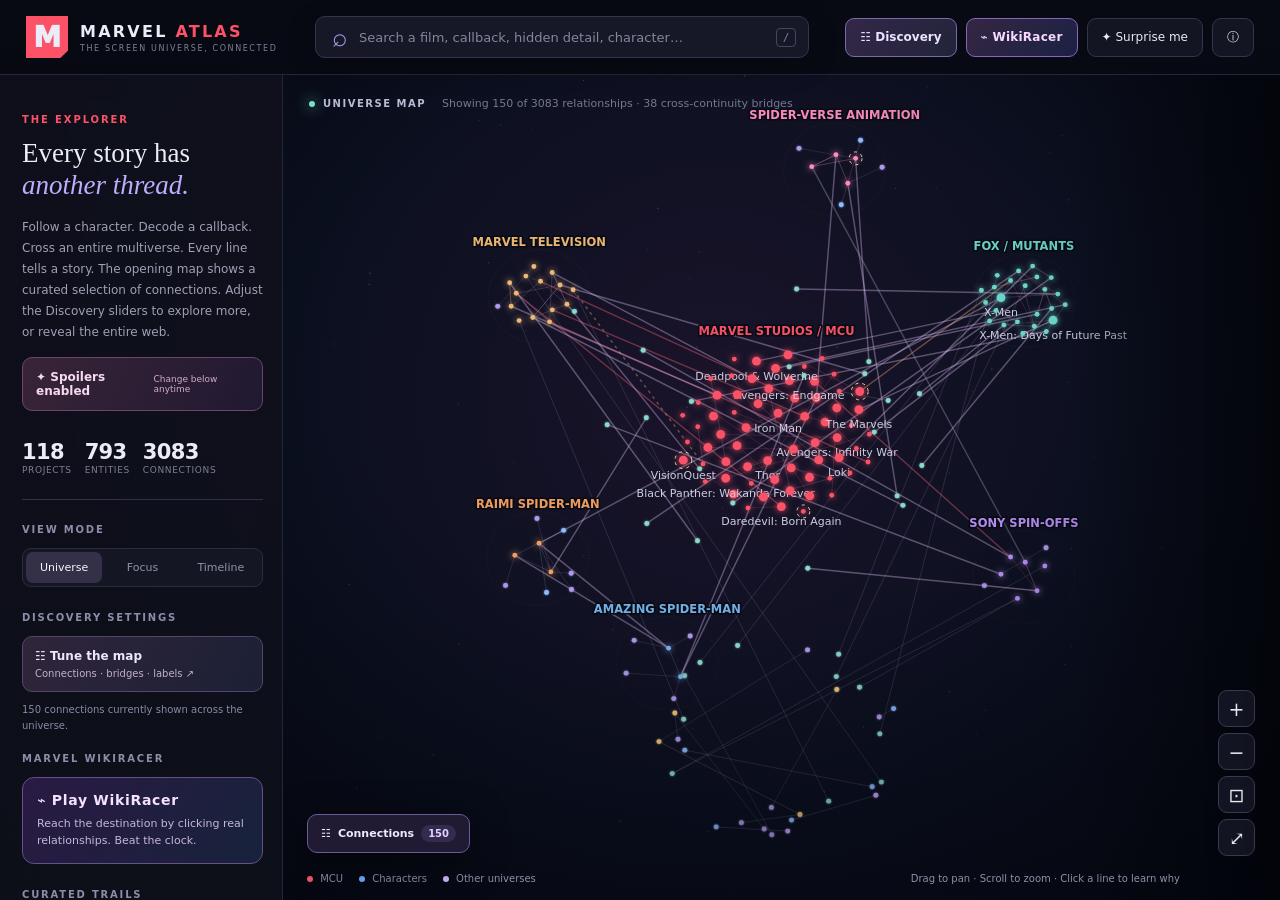
<file: index.html>
<!doctype html>
<html lang="en">
<head>

<!-- Google Analytics -->
<script async src="https://www.googletagmanager.com/gtag/js?id=G-SPM4XZD7H8"></script>
<script>
  window.dataLayer = window.dataLayer || [];
  function gtag(){dataLayer.push(arguments);}
  gtag('js', new Date());
  gtag('config', 'G-SPM4XZD7H8');
</script>

<meta charset="utf-8">
<meta name="viewport" content="width=device-width,initial-scale=1,viewport-fit=cover">
<meta name="theme-color" content="#080a13">
<meta name="description" content="An interactive Marvel screen-universe knowledge graph. Trace characters, callbacks, cameos and multiverse connections.">
<title>MARVEL / ATLAS V5.2 — Knowledge Graph + WikiRacer</title>
<link rel="stylesheet" href="style.css?v=5.2">
</head>
<body>
<div id="app">
  <canvas id="graph" aria-label="Interactive Marvel relationship graph. Use search to find a node, then navigate its connections."></canvas>
  <div class="vignette"></div>
  <header class="topbar">
    <button class="brand reset-link" id="logo" aria-label="Show entire graph"><span class="brand-mark">M</span><span class="brand-copy"><strong>MARVEL <em>ATLAS</em></strong><small>THE SCREEN UNIVERSE, CONNECTED</small></span></button>
    <div class="search-box" id="searchBox"><span class="search-icon">⌕</span><input id="search" type="search" autocomplete="off" placeholder="Search a film, callback, hidden detail, character…" aria-label="Search graph"><kbd>/</kbd><div id="results" class="results hidden" role="listbox"></div></div>
    <div class="top-actions"><button id="discoveryBtn" class="button discovery-toggle" aria-controls="discoveryPopover" aria-expanded="false" title="Adjust connection density and label visibility">☷ <span>Discovery</span></button><button id="raceBtn" class="button race-top" title="Play WikiRacer">⌁ <span>WikiRacer</span></button><button id="randomBtn" class="button subdued" title="Explore a random project">✦ <span>Surprise me</span></button><button id="aboutBtn" class="button subdued" title="About the database">ⓘ</button><button id="toggleSettings" class="button subdued mobile-toggle" title="Toggle explorer controls">☰</button></div>
  </header>
  <aside id="sidebar" class="sidebar"><div class="sidebar-scroll">
    <p class="eyebrow">THE EXPLORER</p><h1>Every story has<br><i>another thread.</i></h1><p class="intro">Follow a character. Decode a callback. Cross an entire multiverse. Every line tells a story. The opening map shows a curated selection of connections. Adjust the Discovery sliders to explore more, or reveal the entire web.</p><button class="reveal-everything" id="revealEverything" title="Show all spoiler-protected story relationships">✦ Reveal the complete graph <span>⚠ Full spoilers</span></button>
    <div class="microstats" id="stats"></div>
    <div class="rule"></div>
    <div class="sidebar-section"><div class="section-title">VIEW MODE</div><div class="segmented"><button data-mode="global" class="active" id="globalMode">Universe</button><button data-mode="focus" id="focusMode">Focus</button><button data-mode="timeline" id="timelineMode">Timeline</button></div></div>
    <div class="sidebar-section discovery-shortcut"><div class="section-title">DISCOVERY SETTINGS</div><button id="discoverySide" class="discovery-side-button" aria-controls="discoveryPopover">☷ Tune the map <span>Connections · bridges · labels ↗</span></button><p id="discoverySidebarSummary" class="discovery-summary">Showing a calmer view of the full network.</p></div><div class="sidebar-section"><div class="section-title">MARVEL WIKIRACER</div><button id="raceSide" class="race-entry"><b>⌁ Play WikiRacer</b><small>Reach the destination by clicking real relationships. Beat the clock.</small></button></div><div class="sidebar-section"><div class="section-title">CURATED TRAILS</div><button class="trail" data-trail="doomsday"><span class="trail-orb red"></span><span><b>Doomsday: all announced roles</b><small>Cast → heroes → first appearances</small></span><span class="arrow">↗</span></button><button class="trail" data-trail="rings"><span class="trail-orb amber"></span><span><b>Ten Rings, 2008–2021</b><small>Tony → Wenwu → Shang-Chi</small></span><span class="arrow">↗</span></button><button class="trail" data-trail="torch"><span class="trail-orb blue"></span><span><b>Two Human Torches</b><small>2005 → Deadpool → 2025</small></span><span class="arrow">↗</span></button><button class="trail" data-trail="agatha"><span class="trail-orb violet"></span><span><b>The witchcraft trail</b><small>Wanda → Agatha → Vision</small></span><span class="arrow">↗</span></button><button class="trail" data-trail="spider"><span class="trail-orb red"></span><span><b>Across Spider-Verse</b><small>Three Peters. Many worlds.</small></span><span class="arrow">↗</span></button><button class="trail" data-trail="daredevil"><span class="trail-orb amber"></span><span><b>Hell's Kitchen</b><small>Daredevil → Echo → Kingpin</small></span><span class="arrow">↗</span></button><button class="trail" data-trail="vision"><span class="trail-orb violet"></span><span><b>The Vision / Ultron chain</b><small>Ultron → Infinity War → Wanda → VisionQuest</small></span><span class="arrow">↗</span></button><button class="trail" data-trail="endgame"><span class="trail-orb amber"></span><span><b>Time Heist & callbacks</b><small>Asgard · New York · Morag · Vormir</small></span><span class="arrow">↗</span></button><button class="trail" data-trail="tony"><span class="trail-orb blue"></span><span><b>The Stark legacy</b><small>Iron Man → Endgame</small></span><span class="arrow">↗</span></button></div>
    <div class="sidebar-section"><div class="section-title row-title">ADVANCED FILTERS <button id="resetFilters" class="inline-action">Reset</button></div><label class="control-label" for="universeFilter">CONTINUITY / COLLECTION</label><select id="universeFilter"><option value="all">All collections</option><option value="mcu">Marvel Studios / MCU</option><option value="tv">Marvel Television</option><option value="fox">Fox / Mutants</option><option value="raimi">Raimi Spider-Man</option><option value="asm">Amazing Spider-Man</option><option value="ssu">Sony spin-offs</option><option value="sv">Animated Spider-Verse</option></select><label class="control-label" for="typeFilter">ENTITY TYPE</label><select id="typeFilter"><option value="all">All entity types</option><option value="project">Films & series</option><option value="character">Characters</option><option value="actor">Performers</option><option value="callback">Callbacks / parallels</option><option value="artifact">Objects & artifacts</option><option value="organization">Organizations & teams</option><option value="other">Events, music & lore</option></select><label class="control-label" for="edgeFilter">RELATIONSHIPS</label><select id="edgeFilter"><option value="all">All relationship types</option><option value="continuation">Story continuation</option><option value="appearance">Character appearance</option><option value="dialogue">Dialogue / thematic parallel</option><option value="story">Story threads / consequences</option><option value="crossover">Crossover / cameo</option><option value="production">Actor / production</option><option value="alternate">Alternate continuity</option><option value="artifact">Objects / lore</option><option value="reference">References & Easter eggs</option><option value="catalogue">Collection membership</option></select><label class="control-label" for="spoilerLevel">SPOILER PROTECTION</label><select id="spoilerLevel"><option value="0">🛡 New fan — hide spoilers</option><option value="1">◐ Light spoilers</option><option value="2">◑ Story spoilers</option><option value="3">◎ Reveal everything</option></select><div class="checkboxline"><input id="secondHop" type="checkbox"><label for="secondHop">Show two-hop connections in focus</label></div><div class="checkboxline"><input id="showCatalogue" type="checkbox"><label for="showCatalogue">Show decorative collection spokes</label></div></div>
    <div class="sidebar-section path-section"><div class="section-title">CONNECTION FINDER</div><p>Choose an entity, then select “Find path from here” in its dossier. Search another entity to reveal how they connect.</p><div id="pathResult" aria-live="polite"></div></div>
    <footer>Fan-made exploration tool · No affiliation with Marvel. <br><span>Story observations are not automatically verified.</span></footer>
  </div></aside>
  <section id="discoveryPopover" class="discovery-popover hidden" aria-label="Discovery settings" role="region">
  <div class="discovery-head"><span class="discovery-eyebrow">◈ EXPLORE AT YOUR PACE</span><button id="closeDiscovery" class="discovery-close" aria-label="Close discovery settings">×</button></div>
  <h2>Discovery settings</h2><p class="discovery-desc">Start with a quieter map. Every relationship stays in the database, search, and dossiers.</p>
  <div class="discovery-presets" role="group" aria-label="Map complexity presets"><button type="button" data-preset="calm" class="active">Calm</button><button type="button" data-preset="explore">Explore</button><button type="button" data-preset="all">Full web</button></div>
  <div class="discovery-control"><div class="discovery-control-head"><label for="densitySlider">Connection density</label><output id="densityOutput" for="densitySlider">—</output></div><input id="densitySlider" type="range" min="0" max="100" step="1" value="14"/><div class="discovery-extents"><span>Essential</span><span>Everything</span></div></div>
  <div class="discovery-control"><div class="discovery-control-head"><label for="bridgeSlider">Cross-universe bridges</label><output id="bridgeOutput" for="bridgeSlider">—</output></div><input id="bridgeSlider" type="range" min="0" max="100" step="1" value="40"/><div class="discovery-extents"><span>Local connections</span><span>More crossovers</span></div></div>
  <div class="discovery-control"><div class="discovery-control-head"><label for="labelSlider">Labels on the map</label><output id="labelOutput" for="labelSlider">—</output></div><input id="labelSlider" type="range" min="0" max="100" step="1" value="32"/><div class="discovery-extents"><span>Minimal</span><span>Detailed</span></div></div>
  <div class="discovery-control"><div class="discovery-control-head"><label for="neighborSlider">Connections around a selection</label><output id="neighborOutput" for="neighborSlider">—</output></div><input id="neighborSlider" type="range" min="0" max="100" step="1" value="16"/><div class="discovery-extents"><span>A few at a time</span><span>Explore farther</span></div></div>
  <div class="discovery-preview" id="discoveryPreview" aria-live="polite">Choose a preset or move a slider.</div>
  <p class="discovery-help">The sliders change what is <em>drawn</em>, not what is stored. Search and WikiRacer can still reach the complete graph.</p>
  <div class="discovery-footer"><button id="discoveryReset" type="button">↶ Restore calm view</button><button id="discoveryDone" type="button" class="discovery-done">Done ✓</button></div>
</section>
<main class="stage-ui" id="stage"><div id="contextTitle" class="context-title"><span class="live-dot"></span><span id="viewTitle">UNIVERSE MAP</span><small id="viewSubtitle">A connected web of on-screen Marvel stories</small></div><div id="breadcrumb" class="breadcrumb"></div><section id="pathDock" class="path-dock hidden" aria-live="polite" aria-label="Connection finder route"></section>
    <button id="discoveryFloat" class="discovery-float" aria-controls="discoveryPopover" aria-expanded="false" title="Tune discovery settings">☷ <span>Connections</span> <b id="discoveryCount">—</b></button><div class="graph-controls"><button id="zoomIn" title="Zoom in">+</button><button id="zoomOut" title="Zoom out">−</button><button id="fitBtn" title="Fit graph">⊡</button><button id="resetBtn" title="Back to entire universe">⤢</button></div>
    <div class="canvas-footer"><span><b class="legend-dot" style="background:#fb5465"></b> MCU</span><span><b class="legend-dot" style="background:#72a9ff"></b> Characters</span><span><b class="legend-dot" style="background:#d1b7ff"></b> Other universes</span><span class="desktop-only">Drag to pan · Scroll to zoom · Click a line to learn why</span></div>
  </main>
  <aside id="panel" class="detail-panel" aria-label="Entity dossier" aria-hidden="true"><div class="panel-top"><div class="panel-caption"><span class="tiny-ruby">◆</span> ENTITY DOSSIER</div><div class="panel-tools"><button id="expandPanel" class="mobile-expand" title="Expand or collapse dossier" aria-label="Expand or collapse dossier" aria-expanded="false">⌃</button><button id="backBtn" title="Go back">←</button><button id="closeBtn" title="Close dossier">×</button></div></div><div id="panelBody" class="panel-body"></div></aside>
  <section id="raceHUD" class="race-hud hidden" aria-live="polite"></section><div id="raceModal" class="race-modal hidden" role="dialog" aria-modal="true" aria-label="Marvel WikiRacer"><div class="race-dialog"><button id="raceClose" class="race-x" aria-label="Close WikiRacer">×</button><p class="race-eyebrow">THE MARVEL CONNECTION CHALLENGE</p><h2>WIKIRACER<span class="race-star">✦</span></h2><p>Travel from one Marvel entity to another by following actual graph connections. No teleporting, no search shortcuts. Every jump must be a real edge.</p><div class="race-setup"><label for="raceFrom">START FROM</label><select id="raceFrom"></select><label for="raceTo">REACH THIS ENTITY</label><select id="raceTo"></select></div><div class="race-menu-actions"><button id="raceRandom" class="button">✦ Random challenge</button><button id="raceStart" class="button primary">Start race →</button></div><div id="raceSummary" class="race-summary"></div><p class="race-footnote">Routes include documented and editorial connections, identified in their dossiers. A shorter path does not imply that the stories share one continuity.</p></div></div><div id="tooltip" class="tooltip hidden" role="tooltip"></div><div id="toasts" class="toasts" aria-live="polite"></div>
  <div id="about" class="modal hidden" role="dialog" aria-modal="true" aria-label="About Marvel Atlas"><div class="modal-content"><button id="closeAbout" class="modal-close">×</button><p class="eyebrow">ABOUT THE ATLAS</p><h2>Connections, not just credits.</h2><p>Explore the on-screen Marvel multiverse, its characters, creators, crossovers, callbacks and artifacts in one interactive map. The site is a static learning project.</p><p><b>Evidence matters.</b> Marvel links labeled “Marvel official” cite an official source. Legacy graph connections and the 1,380 supplied observations are visibly marked as editorial or user-supplied, not independently fact-checked. A collection link only means two nodes belong to the same browsing category: it does <b>not</b> mean they share canon.</p><p>A research link is shown only when a relationship has an attached URL, with its scope and publisher identified. The presence of an external link does not turn a fan-wiki or editorial interpretation into confirmed canon. All 50 supplied callback comparisons are indexed as navigable nodes. Some are thematic or within one film, not verified repeated dialogue; those distinctions are stated. The new story-beat connections are editorial annotations unless independently sourced.</p><p>Upcoming entries are based on the dated source notes. A missing date is shown as unknown rather than guessed.</p><div id="aboutCounts"></div><button class="button primary" id="aboutExplore">Start exploring →</button></div></div>
</div><script src="data.js"></script><script src="curated.js"></script><script src="lore.js"></script><script src="narrative.js"></script><script src="fact_bridges.js"></script><script src="bridge_runtime.js"></script>
<script src="extras.js"></script><script src="v5_enrichment.js"></script><script src="app.js?v=5.2"></script><script src="v5_racer.js"></script></body></html>
</file>
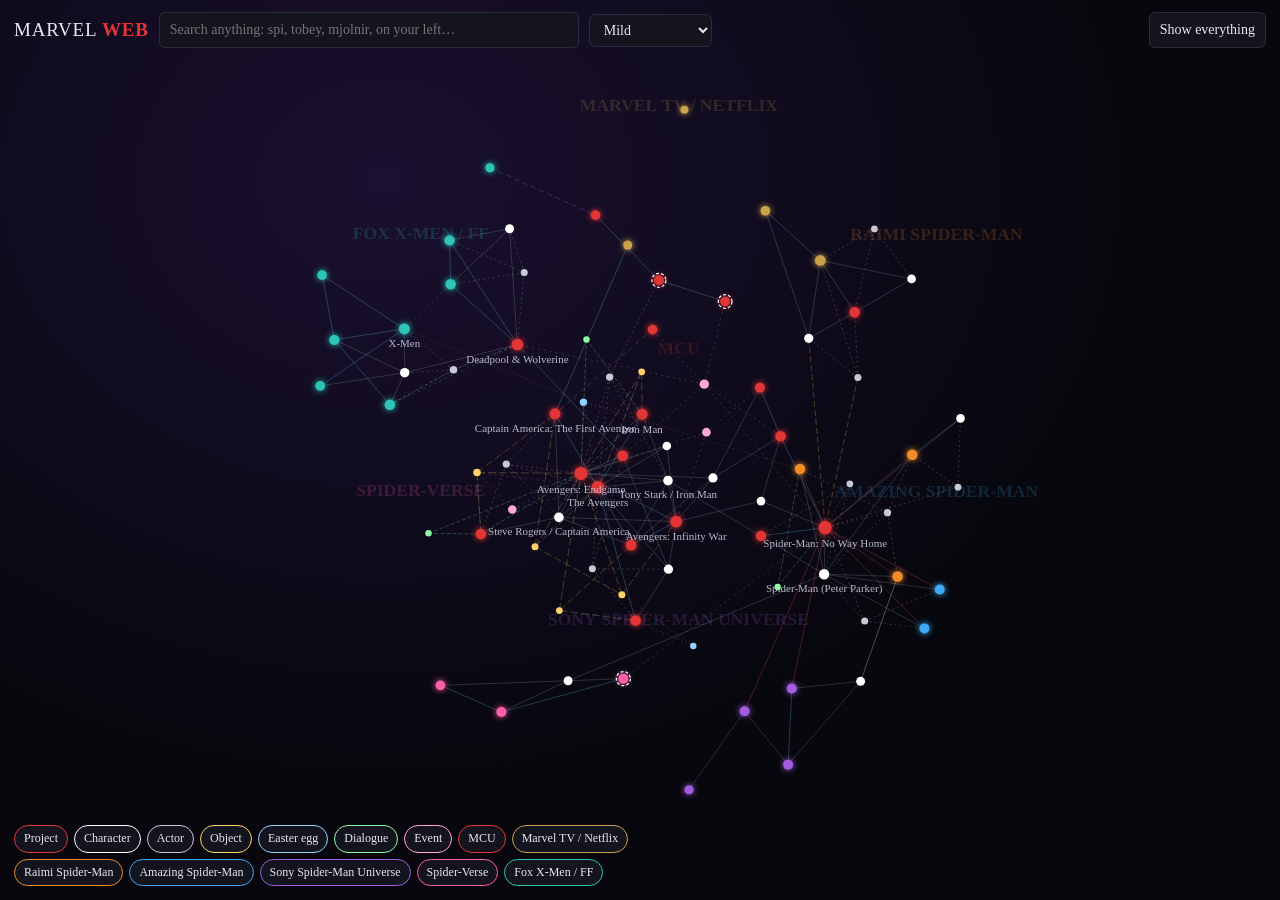
<file: sources/Original_Prototype.html>
<!DOCTYPE html><html lang="en"><head><meta charset="utf-8"><meta name="viewport" content="width=device-width,initial-scale=1,viewport-fit=cover"><title>Marvel Web — knowledge graph</title>
<style>
*{box-sizing:border-box}html,body{margin:0;height:100%;background:#07070d;color:#e8e8f0;font:14px/1.45 Georgia,'Times New Roman',serif;overflow:hidden}
body{background:radial-gradient(ellipse at 30% 20%,#1a1030 0,#07070d 60%)}
canvas{position:absolute;inset:0;width:100%;height:100%;touch-action:none;cursor:grab}
#top{position:absolute;top:0;left:0;right:0;display:flex;gap:10px;align-items:center;padding:12px 14px;z-index:5;pointer-events:none}
#top>*{pointer-events:auto}
h1{font-size:19px;margin:0;font-weight:400;letter-spacing:.04em;white-space:nowrap}h1 b{color:#e23636}
#sw{position:relative;flex:1;max-width:420px}
input,select,button{font:inherit;color:#e8e8f0;background:#14141f;border:1px solid #2b2b40;border-radius:6px;padding:7px 10px;outline:none}
input{width:100%}input:focus,select:focus,button:focus-visible{border-color:#7b61ff}
button{cursor:pointer}button:hover{background:#1e1e30}
#res{position:absolute;top:38px;left:0;right:0;background:#101019;border:1px solid #2b2b40;border-radius:6px;display:none;max-height:60vh;overflow:auto}
#res div{padding:7px 10px;cursor:pointer;display:flex;justify-content:space-between;gap:8px}#res div:hover,#res .on{background:#1e1e30}#res small{color:#889}
#flt{position:absolute;left:14px;bottom:14px;right:14px;display:flex;flex-wrap:wrap;gap:6px;z-index:4;pointer-events:none;max-width:700px}
#flt button{pointer-events:auto;font-size:12px;padding:4px 9px;border-radius:99px}#flt button.off{opacity:.35;text-decoration:line-through}
#tip{position:absolute;pointer-events:none;background:#101019ee;border:1px solid #2b2b40;border-radius:6px;padding:6px 9px;font-size:12px;display:none;z-index:6;max-width:240px}
#P{position:absolute;top:0;right:0;bottom:0;width:380px;background:#0d0d16f2;border-left:1px solid #2b2b40;padding:64px 18px 24px;overflow:auto;transform:translateX(100%);transition:transform .3s;z-index:4}
#P.o{transform:none}#P h2{margin:6px 0 2px;font-size:22px;font-weight:400}#P h3{margin:18px 0 6px;font-size:13px;color:#aab;font-weight:400;border-bottom:1px solid #22223a;padding-bottom:3px}
#P p{margin:6px 0}.pill{display:inline-block;border-radius:99px;padding:1px 9px;font-size:12px;border:1px solid;margin-right:5px}
.it{display:flex;gap:6px;align-items:baseline;padding:3px 0}.it a{color:#9cf;cursor:pointer}.it a:hover{text-decoration:underline}.it i{cursor:pointer;font-style:normal;color:#889;margin-left:auto}.it span{color:#889;font-size:12px}
.x{position:absolute;top:60px;right:14px;padding:2px 8px}#reset{margin-left:auto}
.gate{border:1px dashed #6a4040;background:#1a0f12;padding:8px;border-radius:6px;color:#f99;cursor:pointer;margin:8px 0}
@media(max-width:700px){#P{top:auto;width:auto;left:0;right:0;height:50vh;border-left:0;border-top:1px solid #2b2b40;transform:translateY(100%);padding-top:36px}#P.o{transform:none}.x{top:6px}h1{display:none}#flt{bottom:calc(50vh + 8px)}}
</style></head><body>
<canvas id="c"></canvas>
<div id="top"><h1>MARVEL <b>WEB</b></h1><div id="sw"><input id="q" placeholder="Search anything: spi, tobey, mjolnir, on your left…" autocomplete="off"><div id="res"></div></div>
<select id="sp" title="Spoiler level"><option value="0">Spoilers: none</option><option value="1" selected>Mild</option><option value="2">Major</option><option value="3">Everything</option></select><button id="reset">Show everything</button></div>
<div id="flt"></div><div id="tip"></div>
<aside id="P"></aside>
<script>
const U={mcu:['MCU','#e23636'],tv:['Marvel TV / Netflix','#c9a24c'],raimi:['Raimi Spider-Man','#f28c28'],asm:['Amazing Spider-Man','#3fa9f5'],ssu:['Sony Spider-Man Universe','#a45de0'],sv:['Spider-Verse','#ff5fa8'],fox:['Fox X-Men / FF','#2ec4b6'],x:['Cross-universe','#ccc']};
const T={p:'Project',c:'Character',a:'Actor',o:'Object',e:'Easter egg',d:'Dialogue',v:'Event'};
const TC={c:'#fff',a:'#c9c9d6',o:'#ffd166',e:'#8fd3ff',d:'#8dfaa8',v:'#ffa6d9'};
const ET={char:['Character connection','👤',[],'#8aa0b0'],actor:['Actor connection','🎭',[2,3],'#c9a0c0'],cameo:['Cameo','📷',[6,3],'#ffcc44'],crossover:['Crossover','🔗',[],'#ff5555'],cont:['Story continuation','➡',[],'#66ccff'],dialogue:['Dialogue callback','💬',[4,2],'#66ff99'],egg:['Easter egg','🥚',[1,3],'#ffaa66'],object:['Object connection','◆',[8,3],'#eecc66'],alt:['Alternate reality','🌀',[5,4],'#bb88ff'],same:['Same universe','◎',[],'#7799aa'],ref:['Reference','📎',[2,4],'#99aabb'],bts:['Behind the scenes','🎬',[3,3],'#77ccdd']};
const PV={c:['Confirmed','#4ade80'],t:['Production trivia','#60a5fa'],m:['Community discovery','#a78bfa'],f:['Fan theory','#fb923c'],r:['Reported','#facc15'],d:['Disputed','#f87171']};
// ---------- DATA (edit here) ----------  id|type|label|universe|year|r=released/u=upcoming|description
const N=`ironman|p|Iron Man|mcu|2008|r|Billionaire Tony Stark builds a powered suit after captivity. Where the MCU begins.
thor|p|Thor|mcu|2011|r|An arrogant Asgardian prince is exiled to Earth.
ca1|p|Captain America: The First Avenger|mcu|2011|r|A frail WWII volunteer becomes a super-soldier.
avengers|p|The Avengers|mcu|2012|r|Earth's heroes unite against an alien invasion.
tws|p|Captain America: The Winter Soldier|mcu|2014|r|Steve Rogers uncovers a conspiracy inside S.H.I.E.L.D.
aou|p|Avengers: Age of Ultron|mcu|2015|r|The team faces a rogue AI of their own making.
homecoming|p|Spider-Man: Homecoming|mcu|2017|r|Peter Parker balances high school and heroics.
infwar|p|Avengers: Infinity War|mcu|2018|r|Thanos hunts the Infinity Stones.
endgame|p|Avengers: Endgame|mcu|2019|r|Survivors try to undo the damage. Closes the Infinity Saga.
loki|p|Loki|mcu|2021|r|A Loki variant is recruited by the Time Variance Authority.
wandav|p|WandaVision|mcu|2021|r|Wanda and Vision live inside a strange sitcom reality.
whatif|p|What If...?|mcu|2021|r|Animated anthology of alternate MCU realities.
nwh|p|Spider-Man: No Way Home|mcu|2021|r|A spell gone wrong tears open the multiverse.
dsmom|p|Doctor Strange in the Multiverse of Madness|mcu|2022|r|Strange meets America Chavez and faces multiversal threats.
dpw|p|Deadpool & Wolverine|mcu|2024|r|First Fox-era characters enter the MCU via the TVA.
bornagain|p|Daredevil: Born Again|mcu|2025|r|Matt Murdock and Wilson Fisk clash again; Netflix-era characters return.
ff|p|The Fantastic Four: First Steps|mcu|2025|r|Marvel's First Family in a retro-futuristic 1960s-style world.
doomsday|p|Avengers: Doomsday|mcu|2026|u|Announced MCU team-up. Official info is limited; check release date.
sw|p|Avengers: Secret Wars|mcu|2027|u|Announced follow-up film. Plot undisclosed.
dd|p|Daredevil (Netflix)|tv|2015|r|A blind lawyer fights crime in Hell's Kitchen.
defenders|p|The Defenders|tv|2017|r|Netflix street-level heroes team up.
shield|p|Agents of S.H.I.E.L.D.|tv|2013|r|ABC series; its place in MCU canon is contested.
agentcarter|p|Agent Carter|tv|2015|r|Peggy Carter works for the SSR after WWII.
sm1|p|Spider-Man (2002)|raimi|2002|r|Sam Raimi's origin film starring Tobey Maguire.
sm2|p|Spider-Man 2|raimi|2004|r|Peter faces Doctor Octopus.
sm3|p|Spider-Man 3|raimi|2007|r|Sandman, Venom and a darker Peter.
asm1|p|The Amazing Spider-Man|asm|2012|r|Andrew Garfield's Peter meets the Lizard.
asm2|p|The Amazing Spider-Man 2|asm|2014|r|Electro and the Green Goblin.
venom|p|Venom|ssu|2018|r|Eddie Brock bonds with an alien symbiote.
venom2|p|Venom: Let There Be Carnage|ssu|2021|r|Venom vs. Carnage. Mid-credits leads to No Way Home.
morbius|p|Morbius|ssu|2022|r|A doctor becomes a living vampire.
kraven|p|Kraven the Hunter|ssu|2024|r|A hunter with animal powers.
itsv|p|Spider-Man: Into the Spider-Verse|sv|2018|r|Miles Morales meets other Spider-people. Animated.
atsv|p|Spider-Man: Across the Spider-Verse|sv|2023|r|Miles crosses the multiverse. Animated.
btsv|p|Beyond the Spider-Verse|sv|2027|u|Announced conclusion to the trilogy.
xmen|p|X-Men|fox|2000|r|Mutants split between Xavier and Magneto.
x2|p|X2|fox|2003|r|The X-Men face Stryker.
xfc|p|X-Men: First Class|fox|2011|r|Prequel: young Xavier and Magnus.
dofp|p|X-Men: Days of Future Past|fox|2014|r|Wolverine travels back to rewrite the timeline.
logan|p|Logan|fox|2017|r|An aging Wolverine's final story.
dp|p|Deadpool|fox|2016|r|Wade Wilson's irreverent origin.
dp2|p|Deadpool 2|fox|2018|r|Deadpool forms X-Force.
ff05|p|Fantastic Four (2005)|fox|2005|r|Separate continuity from the MCU's 2025 film.
spidey|c|Spider-Man (Peter Parker)|x|||Many actors, several continuities.
tony|c|Tony Stark / Iron Man|mcu|||
steve|c|Steve Rogers / Captain America|mcu|||
lokic|c|Loki|mcu|||
strange|c|Doctor Strange|mcu|||
thanos|c|Thanos|mcu|||
wanda|c|Wanda Maximoff|mcu|||
deadpool|c|Deadpool|x|||Fox and MCU versions of Wade Wilson.
wolverine|c|Wolverine|x|||Fox's Logan and an MCU-era variant.
docock|c|Doctor Octopus|raimi|||
kingpin|c|Kingpin|x|||Wilson Fisk, Netflix and MCU.
daredevil|c|Daredevil|x|||Matt Murdock.
venomc|c|Venom|x|||
miles|c|Miles Morales|sv|||
holland|a|Tom Holland|x|||
tobey|a|Tobey Maguire|x|||
garfield|a|Andrew Garfield|x|||
rdj|a|Robert Downey Jr.|x|||
evans|a|Chris Evans|x|||
jackman|a|Hugh Jackman|x|||
reynolds|a|Ryan Reynolds|x|||
cox|a|Charlie Cox|x|||
dondrio|a|Vincent D'Onofrio|x|||
molina|a|Alfred Molina|x|||
hiddleston|a|Tom Hiddleston|x|||
mjolnir|o|Mjolnir|x|||Thor's hammer; only the worthy can lift it.
stones|o|Infinity Stones|x|||Six gems that govern fundamental aspects of reality.
shield|o|Captain America's Shield|x|||
tesseract|o|Tesseract|x|||Cosmic cube housing the Space Stone.
arc|o|Arc Reactor|x|||
d1|d|"I am Iron Man"|x|||Tony's signature line.
d2|d|"On your left"|x|||Steve and Sam's running gag.
d3|d|"With great power…"|x|||Spider-Man's moral motto.
stan|e|Stan Lee cameos|x|||The Marvel co-creator appears in many productions.
vault|e|Infinity Gauntlet in Odin's vault|mcu|||A glimpse of the Gauntlet years before it mattered.
nyc|v|Battle of New York|mcu|||
snap|v|The Snap / the Blip|mcu|||
multiverse|v|The Multiverse|x|||`;
const X=`nwh|sm1|crossover|Green Goblin and Tobey's Peter|The multiverse spell pulls Norman Osborn's Goblin and Tobey Maguire's Peter in from Raimi's universe.|c|3
nwh|sm2|crossover|Doc Ock returns|Alfred Molina reprises Otto Octavius from Spider-Man 2.|c|3
nwh|sm3|crossover|Sandman returns|Flint Marko arrives from Raimi's third film.|c|3
nwh|asm1|crossover|The Lizard returns|Curt Connors arrives from The Amazing Spider-Man.|c|3
nwh|asm2|crossover|Electro returns|Jamie Foxx reprises Electro from The Amazing Spider-Man 2.|c|3
homecoming|nwh|cont|Peter's arc|Tom Holland's Peter continues from Homecoming into No Way Home.|c|1
nwh|dsmom|cont|Spell consequences|The spell's multiversal fallout is Strange's problem in his next film.|c|2
dsmom|wandav|cont|Wanda's story|Wanda's WandaVision arc drives the plot of Doctor Strange 2.|c|3
ca1|avengers|cont|Tesseract|The Tesseract found in Cap's film is what Loki uses in The Avengers.|c|1
ironman|avengers|cont|The initiative|Tony's story feeds into the team-up.|c|0
thor|avengers|cont|Loki's story|Thor and Loki's conflict carries directly into The Avengers.|c|0
avengers|aou|cont|Aftermath|The team reacts to the Battle of New York and Loki's scepter.|c|0
aou|infwar|cont|Setup for Thanos|Age of Ultron sets up the Stones plot that pays off in Infinity War.|c|1
infwar|endgame|cont|Direct sequel|Endgame picks up after the Snap.|c|3
endgame|loki|cont|A 2012 Loki escapes|In Endgame a past Loki grabs the Tesseract and vanishes; the series follows that variant.|c|3
ironman|endgame|dialogue|"I am Iron Man" callback|Tony's closing line in Iron Man (2008) is echoed at his final stand in Endgame, a deliberate bookend of his arc.|c|3
tws|endgame|dialogue|"On your left" callback|The Steve-and-Sam gag from The Winter Soldier is repeated in Endgame's final battle.|c|3
dd|defenders|cont|Team-up|Daredevil leads into The Defenders.|c|0
dd|bornagain|cont|Netflix characters return|Cox and D'Onofrio return; how much Netflix history is canon is handled loosely.|d|1
shield|tws|ref|Hydra fallout|The show reacts to the Hydra reveal from The Winter Soldier.|c|2
shield|avengers|ref|Disputed canon|Marvel has treated the ABC show's MCU status inconsistently.|d|0
agentcarter|ca1|cont|Peggy Carter|Follows Peggy after the events of the first Cap film.|c|0
daredevil|nwh|cameo|Matt Murdock cameo|Charlie Cox appears as Matt Murdock, Peter's lawyer, in the MCU.|c|3
cox|nwh|cameo|Cox returns as Murdock|Charlie Cox's Murdock cameo bridges Netflix-era and MCU continuity.|c|3
dpw|dp|cont|Fox sequel feel|Reynolds' Wade Wilson from the Fox films enters the MCU.|c|1
dpw|dp2|cont|Fox sequel feel|Builds on Deadpool 2's characters and humor.|c|1
dpw|logan|ref|Logan's death|This Wolverine is a variant; Logan's death in Logan is a running joke and wound.|c|3
dpw|loki|cont|The TVA|The TVA introduced in Loki is central to Deadpool & Wolverine.|c|2
jackman|dpw|bts|Yellow suit|Jackman wears the comics-accurate yellow costume for the first time.|t|1
xmen|x2|cont|Sequel|X2 continues directly.|c|0
xmen|dofp|cont|Timeline reset|Days of Future Past rewrites the timeline of the Fox films.|c|3
xfc|dofp|cont|Younger cast|The First Class cast returns for the time-travel story.|c|1
xfc|xmen|cont|Prequel|First Class is set before X-Men chronologically.|c|1
dofp|logan|cont|Timeline unclear|Logan's relation to the altered timeline is debated.|d|3
dp|xmen|ref|Fox X-Men world|Deadpool shares a world with the X-Men films.|c|1
dp|dp2|cont|Sequel|Direct sequel.|c|0
ff05|ff|alt|Separate continuities|The 2005 film and the 2025 MCU film are unrelated continuities.|c|0
venom|venom2|cont|Sequel|Direct sequel.|c|0
venom2|nwh|crossover|Mid-credits jump|Eddie and Venom are briefly pulled into the MCU, then return.|c|3
morbius|nwh|crossover|Multiverse tease|Morbius's credits scene shows a Vulture pulled across universes.|c|3
morbius|venom|same|Shared Sony world|Treated as one Sony world, but Sony's own framing is loose.|d|2
kraven|morbius|same|Shared Sony world|Part of the Sony Spider-Man universe by studio branding.|d|1
venomc|sm3|char|Different Venom|Raimi's Venom is a separate version from the Sony-era one.|c|1
sm3|venomc|char|Different Venom|Raimi's Venom is a separate version from the Sony-era one.|c|1
spidey|miles|char|Passing the mantle|Miles takes up the Spider-Man role in his own universe.|c|1
itsv|atsv|cont|Sequel|Direct sequel.|c|0
atsv|btsv|cont|Cliffhanger|Beyond continues the Across story.|c|2
btsv|nwh|ref|Live-action speculation|Fans speculate about live-action Spider-Men; no official statement.|f|0
whatif|ca1|alt|Captain Carter|The first episode imagines Peggy Carter taking the serum.|c|1
rdj|doomsday|actor|Doctor Doom casting|Marvel announced Robert Downey Jr. as Victor von Doom at San Diego Comic-Con 2024.|c|1
doomsday|sw|cont|Two-part finale|Announced as leading into Secret Wars; details undisclosed.|r|1
doomsday|ff|cont|Family returns|Reported link; not officially detailed.|r|1
d1|ironman|dialogue|Origin of the line|Tony says it to end Iron Man (2008).|c|0
d1|endgame|dialogue|Callback|The line returns at Tony's final stand.|c|3
d2|tws|dialogue|Origin of the line|A jogging gag between Steve and Sam.|c|0
d2|endgame|dialogue|Callback|The line returns in the last battle.|c|3
d3|sm1|dialogue|Origin of the line|Uncle Ben's guidance in the 2002 film.|c|0
d3|nwh|dialogue|Callback|Aunt May echoes the idea in No Way Home.|c|3
mjolnir|thor|object|Introduced|Mjolnir's introduction.|c|0
mjolnir|aou|object|Worthy gag|Heroes try to lift the hammer at a party.|c|1
mjolnir|endgame|object|Steve wields it|Steve proves worthy during the final battle.|c|3
tesseract|ca1|object|Hydra's power source|The Tesseract powers Hydra's weapons.|c|0
tesseract|avengers|object|Loki's tool|Loki uses it to open a portal.|c|1
tesseract|endgame|object|Time heist|Retrieved in the time travel plot.|c|2
tesseract|stones|object|Space Stone|The Tesseract houses the Space Stone.|c|0
stones|infwar|object|The hunt|Thanos hunts all six Stones.|c|1
stones|endgame|object|Reversal|The Stones are central to undoing the Snap.|c|3
shield|ca1|object|Origin|Cap's shield is built and first carried.|c|0
shield|tws|object|Signature weapon|Used throughout the film.|c|0
shield|endgame|object|Passed on|Steve passes the shield to Sam.|c|3
arc|ironman|object|Power source|Tony's arc reactor is the film's key device.|c|0
arc|avengers|object|Stark Tower|It powers Stark Tower.|c|1
arc|endgame|object|Final arc reactor|Tony's closing moments tie back to the arc reactor.|c|3
vault|thor|egg|Gauntlet in the vault|A Gauntlet appears in Odin's vault in Thor.|c|0
vault|stones|egg|Early Gauntlet tease|Previews the Infinity Gauntlet in the first Thor film.|c|0
jackman|logan|bts|Wolverine farewell|Jackman's last outing in the Fox films.|t|0`;
const G=[['char',0,'c','spidey:homecoming,nwh,sm1,sm2,sm3,asm1,asm2;tony:ironman,avengers,aou,infwar,endgame,homecoming;steve:ca1,avengers,tws,aou,infwar,endgame;lokic:thor,avengers,infwar,loki;strange:dsmom,nwh,infwar;thanos:avengers,infwar,endgame;wanda:wandav,aou,infwar,endgame,dsmom;deadpool:dp,dp2,dpw;wolverine:xmen,x2,dofp,logan,dpw;docock:sm2,nwh;kingpin:dd,bornagain;daredevil:dd,defenders,bornagain;venomc:venom,venom2;miles:itsv,atsv,btsv'],
['actor',0,'c','holland:spidey,homecoming,nwh;tobey:spidey,sm1,sm2,sm3,nwh;garfield:spidey,asm1,asm2,nwh;rdj:tony,ironman,avengers,endgame;evans:steve,ca1,avengers,tws,endgame;jackman:wolverine,xmen,logan,dpw;reynolds:deadpool,dp,dp2,dpw;cox:daredevil,dd,bornagain;dondrio:kingpin,dd,bornagain;molina:docock,sm2,nwh;hiddleston:lokic,thor,avengers,loki'],
['egg',1,'c','stan:ironman,avengers,sm1,xmen,endgame'],
['ref',1,'c','nyc:avengers,shield,endgame;snap:infwar,endgame,wandav;multiverse:loki,nwh,dsmom,whatif,dpw,sw']];
// ---------- ENGINE ----------
const B={},nodes=[],E=[];
N.split('\n').forEach(l=>{const[id,t,label,u,yr,s,d]=l.split('|');const n={id,t,label,u,yr,up:s==='u',d:d||'',deg:0,x:0,y:0,vx:0,vy:0};B[id]=n;nodes.push(n)});
X.split('\n').forEach(l=>{const[a,b,t,ti,tx,pv,sp]=l.split('|');E.push({a,b,t,ti,tx,pv,sp:+sp})});
G.forEach(([t,sp,pv,s])=>s.split(';').forEach(g=>{const[a,l]=g.split(':');l.split(',').forEach(b=>E.push({a,b,t,ti:ET[t][0],tx:B[a].label+' ↔ '+B[b].label+'.',pv,sp}))}));
const adj={};nodes.forEach(n=>adj[n.id]=[]);E.forEach((e,i)=>{e.i=i;B[e.a].deg++;B[e.b].deg++;adj[e.a].push(e);adj[e.b].push(e)});
const ukeys=Object.keys(U).filter(k=>k!=='x'),CC={x:[0,0]};ukeys.forEach((k,i)=>{const a=i/ukeys.length*6.283-1.57;CC[k]=[Math.cos(a)*(k==='mcu'?150:430),Math.sin(a)*(k==='mcu'?150:430)*.85]});
CC.mcu=[0,0];ukeys.filter(k=>k!=='mcu').forEach((k,i,ar)=>{const a=i/ar.length*6.283-1.57;CC[k]=[Math.cos(a)*440,Math.sin(a)*380]});
nodes.forEach(n=>{const c=CC[n.u];n.x=c[0]+(Math.random()-.5)*200;n.y=c[1]+(Math.random()-.5)*200});
function tick(a){for(let i=0;i<nodes.length;i++){const p=nodes[i];for(let j=i+1;j<nodes.length;j++){const q=nodes[j];let dx=p.x-q.x,dy=p.y-q.y,d2=dx*dx+dy*dy+1,f=2200/d2*a;if(d2>90000)continue;const d=Math.sqrt(d2);dx=dx/d*f*d*.1;dy=dy/d*f*d*.1;p.vx+=dx;p.vy+=dy;q.vx-=dx;q.vy-=dy}}
E.forEach(e=>{const p=B[e.a],q=B[e.b];const dx=q.x-p.x,dy=q.y-p.y,d=Math.hypot(dx,dy)+.1,f=(d-85)*.02*a/ .3,fx=dx/d*f,fy=dy/d*f;p.vx+=fx;p.vy+=fy;q.vx-=fx;q.vy-=fy});
nodes.forEach(n=>{const c=CC[n.u],g=n.u==='x'?.012:.03;n.vx+=(c[0]-n.x)*g*a;n.vy+=(c[1]-n.y)*g*a;n.vx*=.8;n.vy*=.8;n.x+=n.vx;n.y+=n.vy})}
for(let i=0;i<300;i++)tick(.5);
let alpha=.2;
// view
const cv=document.getElementById('c'),ctx=cv.getContext('2d'),$=s=>document.querySelector(s);
let W,H,dpr,tx=0,ty=0,k=1,sel=null,selE=null,hov=null,hovE=null,hT=new Set(),hU=new Set(),L=1,rev=new Set();
function size(){dpr=devicePixelRatio||1;W=innerWidth;H=innerHeight;cv.width=W*dpr;cv.height=H*dpr}
const vis=n=>!hT.has(n.t)&&!(n.u!=='x'&&hU.has(n.u));
const evis=e=>vis(B[e.a])&&vis(B[e.b]);
const rad=n=>(n.t==='p'?6:n.t==='c'||n.t==='v'?5:3.6)+Math.sqrt(n.deg)*.8;
const col=n=>n.t==='p'?U[n.u][1]:TC[n.t];
function foc(){if(sel){const s=new Set([sel]);adj[sel].forEach(e=>{s.add(e.a);s.add(e.b)});return s}if(selE)return new Set([selE.a,selE.b]);return null}
function draw(){ctx.setTransform(dpr,0,0,dpr,0,0);ctx.clearRect(0,0,W,H);ctx.save();ctx.translate(tx,ty);ctx.scale(k,k);const F=foc();
ctx.font='600 26px Georgia';ctx.textAlign='center';ukeys.forEach(u=>{if(hU.has(u))return;ctx.fillStyle=U[u][1]+(F?'14':'30');ctx.fillText(U[u][0].toUpperCase(),CC[u][0],CC[u][1]-(u==='mcu'?170:150))});
E.forEach(e=>{if(!evis(e))return;const p=B[e.a],q=B[e.b],hi=!F||(sel?(e.a===sel||e.b===sel):e===selE);const h=e===hovE;ctx.globalAlpha=hi?(F?.95:.38):.04;ctx.strokeStyle=ET[e.t][3];ctx.lineWidth=(h||e===selE?3:hi&&F?1.6:.7)/k;ctx.setLineDash(ET[e.t][2].map(v=>v/k));ctx.beginPath();ctx.moveTo(p.x,p.y);ctx.lineTo(q.x,q.y);ctx.stroke()});
ctx.setLineDash([]);if(F&&k>.5){ctx.font=`${13/k}px sans-serif`;E.forEach(e=>{if(!evis(e)||!(sel?(e.a===sel||e.b===sel):e===selE))return;ctx.globalAlpha=1;ctx.fillText(ET[e.t][1],(B[e.a].x+B[e.b].x)/2,(B[e.a].y+B[e.b].y)/2+4/k)})}
nodes.forEach(n=>{if(!vis(n))return;const r=rad(n),inF=!F||F.has(n.id);ctx.globalAlpha=inF?1:.08;ctx.beginPath();ctx.arc(n.x,n.y,r,0,6.283);ctx.fillStyle=col(n);ctx.shadowColor=col(n);ctx.shadowBlur=(n.id===sel?20:n.t==='p'?6:0);ctx.fill();ctx.shadowBlur=0;
if(n.up){ctx.setLineDash([3/k,2/k]);ctx.strokeStyle='#fff';ctx.lineWidth=1.2/k;ctx.beginPath();ctx.arc(n.x,n.y,r+3,0,6.283);ctx.stroke();ctx.setLineDash([])}
if(n.id===sel||n.id===hov){ctx.strokeStyle='#fff';ctx.lineWidth=1.5/k;ctx.beginPath();ctx.arc(n.x,n.y,r+4,0,6.283);ctx.stroke()}
if(inF&&(F||k>1.1||n.deg>=7||(k>.7&&n.t==='p'&&n.deg>=4))){ctx.fillStyle=inF&&F?'#fff':'#c9c9dd';ctx.font=`${(n.id===sel?13:11)/Math.min(k,1.6)*(k<1?1:1)}px Georgia`;ctx.globalAlpha=.92;ctx.fillText(n.label,n.x,n.y+r+13/Math.min(k,1.6))}});
ctx.restore();ctx.globalAlpha=1}
let busy=false;function loop(){if(alpha>.01){tick(alpha);alpha*=.985}draw();requestAnimationFrame(loop)}
function go(nx,ny,nk){const s={tx,ty,k},cx=(W>700&&$('#P').classList.contains('o'))?(W-380)/2:W/2,cy=(W<=700&&$('#P').classList.contains('o'))?H*.25:H/2,t0=performance.now(),T=nk,ttx=cx-nx*T,tty=cy-ny*T;
(function f(now){const p=Math.min(1,(now-t0)/500),e=1-Math.pow(1-p,3);tx=s.tx+(ttx-s.tx)*e;ty=s.ty+(tty-s.ty)*e;k=s.k+(T-s.k)*e;if(p<1)requestAnimationFrame(f)})(t0)}
function fit(){const v=nodes.filter(vis);if(!v.length)return;let a=1e9,b=1e9,c=-1e9,d=-1e9;v.forEach(n=>{a=Math.min(a,n.x);b=Math.min(b,n.y);c=Math.max(c,n.x);d=Math.max(d,n.y)});go((a+c)/2,(b+d)/2,Math.min((W-80)/(c-a+120),(H-140)/(d-b+120)))}
// picking
const w2=(x,y)=>[(x-tx)/k,(y-ty)/k];
function pick(x,y){const[wx,wy]=w2(x,y);let best=null,bd=1e9;nodes.forEach(n=>{if(!vis(n))return;const d=Math.hypot(n.x-wx,n.y-wy);if(d<rad(n)+5/k&&d<bd){bd=d;best=n}});if(best)return{n:best};
let be=null;bd=7/k;const F=foc();E.forEach(e=>{if(!evis(e))return;if(F&&!(sel?(e.a===sel||e.b===sel):e===selE))return;const p=B[e.a],q=B[e.b],dx=q.x-p.x,dy=q.y-p.y,l2=dx*dx+dy*dy||1;let t=Math.max(0,Math.min(1,((wx-p.x)*dx+(wy-p.y)*dy)/l2));const d=Math.hypot(wx-(p.x+t*dx),wy-(p.y+t*dy));if(d<bd){bd=d;be=e}});return be?{e:be}:null}
let drag=null;const tip=$('#tip');
cv.onpointerdown=e=>{drag={x:e.clientX,y:e.clientY,tx,ty,m:0};cv.setPointerCapture(e.pointerId)};
cv.onpointermove=e=>{if(drag){const dx=e.clientX-drag.x,dy=e.clientY-drag.y;drag.m=Math.max(drag.m,Math.abs(dx)+Math.abs(dy));if(drag.m>4){tx=drag.tx+dx;ty=drag.ty+dy}return}
const h=pick(e.clientX,e.clientY);hov=h&&h.n?h.n.id:null;hovE=h&&h.e||null;cv.style.cursor=h?'pointer':'grab';
if(h){tip.style.display='block';tip.style.left=Math.min(e.clientX+14,W-250)+'px';tip.style.top=e.clientY+14+'px';tip.innerHTML=h.n?`<b>${h.n.label}</b><br>${T[h.n.t]}${h.n.u!=='x'?' · '+U[h.n.u][0]:''}`:`<b>${ET[h.e.t][1]} ${ET[h.e.t][0]}</b><br>${B[h.e.a].label} → ${B[h.e.b].label}<br><small>Click for details</small>`}else tip.style.display='none'};
cv.onpointerup=e=>{if(drag&&drag.m<5){const h=pick(e.clientX,e.clientY);if(h&&h.n)select(h.n.id);else if(h&&h.e)selEdge(h.e)}drag=null};
cv.onwheel=e=>{e.preventDefault();const f=Math.exp(-e.deltaY*.0015),nk=Math.max(.15,Math.min(5,k*f)),r=nk/k;tx=e.clientX-(e.clientX-tx)*r;ty=e.clientY-(e.clientY-ty)*r;k=nk};
// panel
const P=$('#P'),pv=e=>{const[l,c]=PV[e.pv];return`<span class="pill" style="color:${c};border-color:${c}">${l}</span>`};
const ok=e=>e.sp<=L||rev.has(e.i);
function close(){P.classList.remove('o')}
function select(id,noGo){const n=B[id];sel=id;selE=null;const g=adj[id];
const grp={};g.forEach(e=>(grp[e.t]=grp[e.t]||[]).push(e));
const u=U[n.u];let h=`<button class="x" onclick="resetMap()">✕</button><span class="pill" style="color:${col(n)};border-color:${col(n)}">${T[n.t]}</span>${n.u!=='x'?`<span class="pill" style="color:${u[1]};border-color:${u[1]}">${u[0]}</span>`:''}${n.up?'<span class="pill" style="color:#fff;border-color:#fff">UPCOMING</span>':''}<h2>${n.label}</h2><p style="color:#889">${n.yr?(n.up?'Announced for ':'Released ')+n.yr:''}</p><p>${n.d||'Part of the web; follow the connections below.'}</p>`;
if(n.up)h+='<p style="color:#fc6">Officially announced only. Rumors are labelled separately.</p>';
if(n.t==='p'){const pre=g.filter(e=>e.t==='cont'&&e.b===id),nx=g.filter(e=>e.t==='cont'&&e.a===id);
if(pre.length)h+=`<h3>Watch before / pays off</h3>`+pre.map(e=>`<div class="it"><a data-n="${e.a}">${B[e.a].label}</a>${ok(e)?`<span>${e.ti}</span>`:'<span>🔒 spoiler</span>'}</div>`).join('');
if(nx.length)h+=`<h3>Sets up</h3>`+nx.map(e=>`<div class="it"><a data-n="${e.b}">${B[e.b].label}</a>${ok(e)?`<span>${e.ti}</span>`:'<span>🔒 spoiler</span>'}</div>`).join('')}
Object.keys(grp).forEach(t=>{h+=`<h3>${ET[t][1]} ${ET[t][0]} (${grp[t].length})</h3>`+grp[t].map(e=>{const o=e.a===id?e.b:e.a;return`<div class="it"><a data-n="${o}">${B[o].label}</a><span>${ok(e)?e.ti:'🔒 spoiler L'+e.sp}</span><i data-e="${e.i}" title="Open connection">ⓘ</i></div>`}).join('')});
P.innerHTML=h;P.classList.add('o');P.scrollTop=0;if(!noGo)go(n.x,n.y,Math.max(k,1.5))}
function selEdge(e,noGo){selE=e;sel=null;const a=B[e.a],b=B[e.b],t=ET[e.t],open=ok(e);
P.innerHTML=`<button class="x" onclick="resetMap()">✕</button><span class="pill" style="color:${t[3]};border-color:${t[3]}">${t[1]} ${t[0]}</span>${pv(e)}<h2><a style="color:#9cf;cursor:pointer" data-n="${a.id}">${a.label}</a> → <a style="color:#9cf;cursor:pointer" data-n="${b.id}">${b.label}</a></h2>`+(open?`<h3>${e.ti}</h3><p>${e.tx}</p><p style="color:#889">Spoiler level ${e.sp}. ${e.pv==='c'?'Officially established.':e.pv==='t'?'Real-world production trivia, not in-universe canon.':e.pv==='f'?'Fan interpretation, not official.':e.pv==='r'?'Reported by media, not officially confirmed.':e.pv==='d'?'Genuinely disputed.':'Community observation.'}</p>`:`<div class="gate" data-r="${e.i}">⚠ Spoiler level ${e.sp}. Click to reveal this connection.</div>`);
P.classList.add('o');if(!noGo)go((a.x+b.x)/2,(a.y+b.y)/2,Math.min(k<1.2?1.2:k,2))}
P.onclick=ev=>{const t=ev.target;if(t.dataset.n)select(t.dataset.n);else if(t.dataset.e)selEdge(E[t.dataset.e],true);else if(t.dataset.r){rev.add(E[t.dataset.r]);rev.add(+t.dataset.r);selEdge(E[t.dataset.r],true)}};
function resetMap(){sel=selE=null;close();fit();q.value='';res.style.display='none'}
$('#reset').onclick=resetMap;$('#sp').onchange=e=>{L=+e.target.value;sel?select(sel,true):selE&&selEdge(selE,true)};
// search
const q=$('#q'),res=$('#res');let rs=[],ri=0;
function score(n,s){const l=(n.label+' '+n.id).toLowerCase();if(l.startsWith(s))return 0;if(l.split(/[\s:\-&]+/).some(w=>w.startsWith(s)))return 1;if(l.includes(s))return 2;let i=0;for(const c of l){if(c===s[i])i++}return i===s.length?3:9}
q.oninput=()=>{const s=q.value.trim().toLowerCase();if(!s){res.style.display='none';return}rs=nodes.map(n=>[score(n,s)+(n.t==='p'?0:.1)-n.deg*.01,n]).filter(x=>x[0]<9).sort((a,b)=>a[0]-b[0]).slice(0,9).map(x=>x[1]);ri=0;res.innerHTML=rs.map((n,i)=>`<div data-i="${i}" class="${i?'':'on'}">${n.label}<small>${T[n.t]}${n.yr?' · '+n.yr:''}</small></div>`).join('')||'<div>No match. Try a shorter word.</div>';res.style.display='block'};
res.onclick=e=>{const d=e.target.closest('[data-i]');if(d)pickR(+d.dataset.i)};
function pickR(i){const n=rs[i];if(!n)return;res.style.display='none';q.value=n.label;hT.clear();hU.clear();buildF();select(n.id)}
q.onkeydown=e=>{if(e.key==='Enter')pickR(ri);else if(e.key==='ArrowDown'||e.key==='ArrowUp'){ri=(ri+(e.key==='ArrowDown'?1:rs.length-1))%Math.max(1,rs.length);[...res.children].forEach((c,i)=>c.classList.toggle('on',i===ri));e.preventDefault()}else if(e.key==='Escape')res.style.display='none'};
// filters
function buildF(){const f=$('#flt');f.innerHTML=Object.keys(T).map(t=>`<button data-t="${t}" class="${hT.has(t)?'off':''}" style="border-color:${TC[t]||'#e23636'}">${T[t]}</button>`).join('')+ukeys.map(u=>`<button data-u="${u}" class="${hU.has(u)?'off':''}" style="border-color:${U[u][1]}">${U[u][0]}</button>`).join('')}
$('#flt').onclick=e=>{const b=e.target.closest('button');if(!b)return;const s=b.dataset.t?hT:hU,k2=b.dataset.t||b.dataset.u;s.has(k2)?s.delete(k2):s.add(k2);buildF()};
addEventListener('resize',()=>{size()});size();buildF();fit();loop();
</script></body></html>
</file>
<file: style.css>
:root{color-scheme:dark;--bg:#070911;--ink:#ebecf7;--muted:#9296ab;--line:#2a2b40;--red:#fb5268;--pur:#a88ffc;--gold:#eeb57e;--panel:#10111d;--aside:283px;--detail:410px}*{box-sizing:border-box}html,body{margin:0;height:100%;width:100%;overflow:hidden}body{background:var(--bg);color:var(--ink);font-family:Inter,ui-sans-serif,system-ui,-apple-system,BlinkMacSystemFont,'Segoe UI',sans-serif;font-size:13px;-webkit-font-smoothing:antialiased}button,select,input{font:inherit}button{cursor:pointer}button:focus-visible,input:focus-visible,select:focus-visible{outline:2px solid var(--pur);outline-offset:2px}button:disabled{opacity:.35;cursor:default}a{color:#a8c6ff;text-decoration:none}a:hover{text-decoration:underline}#graph{position:fixed;inset:0;width:100%;height:100%;touch-action:none;cursor:grab}.vignette{position:fixed;inset:0;pointer-events:none;background:radial-gradient(ellipse at 55% 40%,transparent 34%,rgba(1,2,8,.6) 95%),linear-gradient(90deg,#060810 0,transparent 18%,transparent 84%,#060810 100%)}.topbar{height:75px;position:fixed;z-index:20;top:0;left:0;right:0;display:flex;align-items:center;gap:36px;padding:0 26px;background:linear-gradient(180deg,#080a13fa,#080a13e8);border-bottom:1px solid #252637}.brand{flex:0 0 253px;display:flex;align-items:center;gap:12px;padding:0;border:0;background:none;color:inherit;text-align:left}.brand-mark{width:42px;height:42px;display:grid;place-items:center;background:var(--red);font-weight:1000;font-stretch:condensed;font-size:28px;letter-spacing:-.16em;padding-right:4px;clip-path:polygon(0 0,100% 0,100% 82%,82% 100%,0 100%);box-shadow:0 0 38px #ed49652b}.brand-copy{display:flex;flex-direction:column;gap:3px}.brand-copy strong{font-size:16px;letter-spacing:.14em;white-space:nowrap}.brand-copy em{font-style:normal;color:var(--red)}.brand-copy small{font-size:8px;letter-spacing:.2em;color:#7e8199}.search-box{position:relative;flex:1;max-width:650px;height:42px;display:flex;align-items:center;background:#171827;border:1px solid #34354c;border-radius:10px;box-shadow:0 8px 30px #0003}.search-box:focus-within{border-color:#ab8ff3;box-shadow:0 0 0 4px #a18cff10}.search-box input{background:transparent;border:0;width:100%;height:100%;padding:0 36px 0 43px;min-width:0;color:#f3f3fd;outline:none;font-size:13px}.search-box input::placeholder{color:#85869c}.search-icon{position:absolute;left:16px;font-size:26px;line-height:1;color:#a69be9;pointer-events:none}.search-box kbd{position:absolute;right:12px;font-size:11px;color:#7b7e9c;border:1px solid #45465b;border-radius:4px;padding:2px 6px}.top-actions{display:flex;gap:9px;margin-left:auto}.button{border:1px solid #32364a;background:#181a2a;color:#e9e9f4;padding:10px 14px;border-radius:9px;font-size:12px;white-space:nowrap}.button:hover{background:#24263c;border-color:#4b4d69}.button.primary{background:#e64b63;border-color:#e64b63;color:white;font-weight:750}.button.primary:hover{background:#fa5c71}.button.subdued{background:#131522}.mobile-toggle{display:none}.sidebar{position:fixed;left:0;top:75px;bottom:0;width:var(--aside);z-index:10;background:linear-gradient(180deg,#10111dda,#0e101ae8);border-right:1px solid #252737;backdrop-filter:blur(18px)}.sidebar-scroll{padding:29px 19px 30px 22px;height:100%;overflow:auto;scrollbar-width:thin;scrollbar-color:#45465f transparent}.eyebrow{color:var(--red);font-size:10px;font-weight:800;letter-spacing:.19em}.sidebar h1{font-family:Georgia,'Times New Roman',serif;font-weight:400;font-size:27px;line-height:1.18;margin:13px 0 15px}.sidebar h1 i{color:#bdadfd;font-weight:400}.intro{color:#a0a0b4;font-size:12px;line-height:1.75}.microstats{display:flex;gap:13px;padding-top:13px}.microstats>div{display:flex;flex-direction:column;gap:1px}.microstats b{font-size:21px;font-weight:650;letter-spacing:-.03em}.microstats small{font-size:9px;color:#7d8197;letter-spacing:.07em}.rule{height:1px;background:#303046;margin:24px 0}.sidebar-section{margin-bottom:25px}.section-title{color:#8c8da8;font-size:10px;font-weight:800;letter-spacing:.18em;margin-bottom:13px}.row-title{display:flex;justify-content:space-between;align-items:center}.inline-action{border:0;background:none;color:#c3aaff;padding:0;font-size:11px}.segmented{display:flex;background:#151624;border:1px solid #2a2d42;padding:3px;border-radius:9px;gap:2px}.segmented button{flex:1;background:none;border:0;color:#9092aa;font-size:11px;padding:9px 3px;border-radius:7px}.segmented button.active{background:#333047;color:#f7f4ff}.trail{display:flex;gap:10px;align-items:center;width:100%;padding:10px 8px;border:1px solid transparent;border-radius:9px;background:transparent;color:#e9e9f3;text-align:left}.trail:hover{background:#222437;border-color:#34354c}.trail b{font-size:12px;display:block;font-weight:650}.trail small{font-size:10px;display:block;color:#8a8ea6;margin-top:3px}.trail .arrow{margin-left:auto;color:#737891}.trail-orb{width:11px;height:11px;border-radius:50%;flex-shrink:0;box-shadow:0 0 16px currentColor}.trail-orb.violet{background:#ba91ff;color:#ba91ff}.trail-orb.red{background:#fa6375;color:#fa6375}.trail-orb.amber{background:#f0b97a;color:#f0b97a}.trail-orb.blue{background:#6bbaff;color:#6bbaff}.control-label{display:block;color:#72758d;font-size:9px;font-weight:700;letter-spacing:.09em;margin:16px 0 7px}.sidebar select{width:100%;padding:10px 9px;background:#171827;color:#d6d7e7;border:1px solid #323347;border-radius:7px;font-size:11px}.checkboxline{display:flex;align-items:center;gap:10px;margin:15px 0 0;color:#aaacc0;font-size:11px;cursor:pointer}.checkboxline input{accent-color:var(--red);width:14px;height:14px}.path-section p{font-size:11px;color:#898da2;line-height:1.6}#pathResult{font-size:11px;line-height:1.6}.pathstep{color:#dee1ff;border-left:1px solid #5b4d90;padding:4px 0 4px 10px;cursor:pointer}.pathstep:hover{color:#fff;background:#313047}.pathstep small{color:#a68ff1;display:block}.path-actions{margin:9px 0}footer{border-top:1px solid #282a3b;padding:20px 0 10px;color:#666b82;font-size:10px;line-height:1.7}footer span{color:#7c8096}.stage-ui{position:absolute;inset:75px 0 0 var(--aside);pointer-events:none}.stage-ui button,.stage-ui .breadcrumb{pointer-events:auto}.context-title{position:absolute;top:22px;left:26px;display:flex;align-items:center;gap:8px;color:#b8bbd1;letter-spacing:.15em;font-size:10px;font-weight:700}.context-title small{display:block;letter-spacing:0;font-size:11px;font-weight:400;color:#757990;margin-left:8px}.live-dot{display:inline-block;width:6px;height:6px;border-radius:50%;background:#76e2c9;box-shadow:0 0 14px #76e2c9}.breadcrumb{position:absolute;left:26px;top:50px;max-width:55vw;display:flex;gap:6px;align-items:center;flex-wrap:wrap}.breadcrumb button{border:1px solid #313249;border-radius:5px;background:#141625bf;color:#bcc1d8;font-size:10px;padding:5px 7px}.breadcrumb button:hover{color:#fff}.graph-controls{position:absolute;right:25px;bottom:44px;display:flex;flex-direction:column;gap:6px}.graph-controls button{width:37px;height:37px;border:1px solid #3a3c51;background:#171928dd;border-radius:9px;color:#efeff6;font-size:19px}.graph-controls button:hover{background:#303047}.canvas-footer{position:absolute;left:24px;right:100px;bottom:16px;display:flex;gap:16px;align-items:center;color:#8c91a8;font-size:10px;white-space:nowrap}.canvas-footer span:last-child{margin-left:auto}.legend-dot{width:6px;height:6px;border-radius:50%;display:inline-block;margin-right:4px;vertical-align:middle}.detail-panel{position:fixed;right:0;top:75px;bottom:0;width:var(--detail);background:#0f111df7;border-left:1px solid #34364a;backdrop-filter:blur(24px);transform:translateX(105%);transition:transform .35s cubic-bezier(.2,.8,.2,1);z-index:15;display:flex;flex-direction:column;box-shadow:-22px 0 65px #0005}.detail-panel.open{transform:translateX(0)}.panel-top{height:50px;flex-shrink:0;display:flex;align-items:center;justify-content:space-between;padding:0 21px;border-bottom:1px solid #292c3c}.panel-caption{font-size:10px;color:#8289a3;letter-spacing:.15em;font-weight:750}.tiny-ruby{color:var(--red);margin-right:6px}.panel-tools{display:flex;gap:7px}.panel-tools button{border:1px solid #2b2c3f;background:#1b1d30;border-radius:7px;color:#d7d9ea;width:27px;height:27px;font-size:19px}.panel-body{overflow:auto;flex:1;padding:23px 23px 50px;scrollbar-width:thin;scrollbar-color:#414259 transparent}.node-kicker{display:flex;gap:7px;flex-wrap:wrap;align-items:center;margin-bottom:13px}.pill{font-size:10px;letter-spacing:.035em;padding:5px 8px;border:1px solid #48475f;border-radius:5px;color:#c9c7e1;display:inline-flex;align-items:center;gap:5px}.pill.red{color:#f9a4b1;background:#4a1c2c63;border-color:#753c4a}.pill.green{color:#9feac8;border-color:#366b62;background:#16362c4f}.pill.gold{color:#f5d29b;border-color:#716344}.pill.muted{color:#9899b6}.node-heading{font:normal 32px/1.15 Georgia,'Times New Roman',serif;letter-spacing:-.03em;margin:3px 0 12px}.node-description{font-size:13px;line-height:1.75;color:#b0b3c7;margin:11px 0 16px}.meta-line{font-size:11px;color:#7c819b;display:flex;flex-wrap:wrap;gap:9px}.meta-line span:not(:last-child)::after{content:'·';margin-left:9px;color:#535972}.panel-buttons{display:flex;gap:8px;flex-wrap:wrap;margin:20px 0}.panel-buttons .button{padding:9px 12px}.tabs{display:flex;gap:15px;border-bottom:1px solid #343549;margin:23px -23px 17px;padding:0 23px;position:sticky;top:-23px;background:#10111df5;z-index:2}.tabs button{border:0;background:none;color:#898da7;padding:13px 0 10px;font-size:11px;border-bottom:2px solid transparent}.tabs button.active{color:white;border-color:var(--red)}.panel-h3{font-size:10px;letter-spacing:.14em;color:#aab0c9;margin:22px 0 12px;font-weight:800}.panel-card{border:1px solid #2b2e42;background:#161825;border-radius:11px;padding:12px 13px;margin:9px 0}.panel-card:hover{border-color:#474962}.panel-card.clickable{cursor:pointer}.panel-card strong{font-size:12px;font-weight:650;line-height:1.4;display:block}.panel-card p{font-size:11px;line-height:1.6;color:#979bb5;margin:6px 0 0}.panel-card .card-top{display:flex;justify-content:space-between;gap:8px;align-items:center}.card-mini{font-size:10px;color:#81859f}.card-mini b{color:#b0b5cf}.emblem{width:8px;height:8px;border-radius:50%;flex:none}.cards-list{display:flex;flex-direction:column;gap:7px}.link-row{width:100%;border:1px solid #303247;display:flex;gap:11px;align-items:center;text-align:left;background:#171928;color:#e8e9f2;padding:10px 11px;border-radius:9px}.link-row:hover{background:#25273c;border-color:#56576e}.link-row .sub{display:block;font-size:10px;color:#8589a2;margin-top:3px}.link-row .lead{font-weight:600;line-height:1.4}.link-row .end{margin-left:auto;color:#8888a7;font-size:17px}.mini-icon{font-size:17px;color:#b4a2fa;width:23px;flex:none;text-align:center}.data-note{background:#1b1929;border-left:2px solid #977cdb;border-radius:4px;padding:10px 12px;color:#b0aac9;font-size:11px;line-height:1.6;margin:12px 0}.spoiler-gate{background:#281921;border:1px solid #754457;border-radius:9px;color:#f7bac7;padding:12px 14px;text-align:left;font-size:12px;width:100%;line-height:1.5}.spoiler-gate:hover{background:#36212d}.source-link{display:block;color:#a8bfff;margin:7px 0;font-size:11px;overflow-wrap:anywhere}.source-link::before{content:'↗ ';color:#91a7d3}.fact-group{margin:12px 0}.fact-row{border-bottom:1px solid #2c2c43;padding:10px 0;font-size:11px;line-height:1.55;color:#d0d2e1}.fact-row summary{cursor:pointer;color:#e4e4f5;list-style:none;display:flex;align-items:flex-start;gap:9px}.fact-row summary::before{content:'+';color:#baa5ff;font-size:14px}.fact-row[open] summary::before{content:'−'}.fact-row p{color:#abb0c5;font-size:11px;margin:9px 0}.fact-evidence{font-size:10px;color:#777d96}.empty-note{color:#898ca5;font-size:12px;line-height:1.7}.tooltip{position:fixed;pointer-events:none;z-index:19;background:#181b2aef;border:1px solid #4c506b;border-radius:9px;padding:9px 12px;max-width:260px;box-shadow:0 12px 40px #0009;font-size:11px;line-height:1.6}.tooltip b{color:white;font-size:12px}.tooltip small{color:#a0a5c1}.hidden{display:none!important}.results{position:absolute;top:calc(100% + 8px);left:0;right:0;background:#151725;border:1px solid #4a4b66;border-radius:11px;box-shadow:0 20px 55px #0009;overflow:auto;max-height:min(65vh,475px);padding:6px}.result{display:flex;width:100%;align-items:center;gap:11px;text-align:left;background:transparent;border:0;color:#dfe3f4;padding:10px;border-radius:7px}.result:hover,.result.active{background:#343148}.result .result-text{flex:1;min-width:0}.result strong{display:block;font-size:12px;text-overflow:ellipsis;overflow:hidden;white-space:nowrap}.result small{display:block;color:#868ca5;margin-top:3px;font-size:10px}.result-type{font-size:10px;color:#a99ad8;white-space:nowrap}.result-empty{padding:17px;color:#999bb3;font-size:12px}.toasts{position:fixed;bottom:75px;left:calc(var(--aside) + 25px);z-index:30}.toast{background:#222238;border:1px solid #494966;padding:11px 15px;margin-top:8px;border-radius:8px;box-shadow:0 15px 35px #0006;color:#e7e7f3}.modal{position:fixed;z-index:60;inset:0;display:grid;place-items:center;padding:20px;background:#030409bd;backdrop-filter:blur(7px)}.modal-content{width:min(520px,100%);max-height:90vh;overflow:auto;border:1px solid #3f4257;border-radius:17px;background:#171925;padding:28px;box-shadow:0 30px 90px #000c;position:relative}.modal-content h2{font:normal 30px Georgia,serif}.modal-content p{font-size:12px;line-height:1.8;color:#b1b5c8}.modal-close{position:absolute;top:12px;right:16px;border:0;background:transparent;color:white;font-size:24px}#aboutCounts{color:#d7bedf;padding:14px 0;font-size:12px}.dossier-footer{margin:27px 0;padding-top:15px;border-top:1px solid #34364d;color:#777d95;font-size:10px;line-height:1.6}.count-tag{color:#b9adea;font-size:10px}.focus-only{color:#999ab5}.section-caption{color:#777f9b;letter-spacing:.08em;font-size:10px;margin:15px 0 8px}
@media(max-width:1150px){:root{--aside:238px;--detail:370px}.brand{flex-basis:214px}.topbar{gap:17px;padding:0 16px}.brand-copy small{font-size:7px}.sidebar-scroll{padding-left:16px;padding-right:14px}.context-title small{display:none}}
@media(max-width:780px){:root{--aside:0px;--detail:100vw}.topbar{height:65px;gap:10px;padding:0 12px}.brand{flex:0 0 auto}.brand-mark{width:35px;height:35px;font-size:24px}.brand-copy{display:none}.search-box{height:40px;min-width:0}.search-box input{font-size:12px;padding-right:15px}.search-box kbd{display:none}.top-actions .button:not(.mobile-toggle){display:none}.mobile-toggle{display:block}.sidebar{top:65px;bottom:0;width:min(300px,88vw);transform:translateX(-110%);transition:transform .25s;box-shadow:16px 0 40px #0007}.sidebar.mobile-open{transform:translateX(0)}.stage-ui{inset:65px 0 0 0}.detail-panel{top:auto;bottom:0;left:0;right:0;height:min(72vh,690px);width:100%;transform:translateY(105%);border-left:0;border-top:1px solid #4c4d67;border-radius:16px 16px 0 0}.detail-panel.open{transform:translateY(0)}.panel-body{padding:15px 18px 42px}.tabs{margin-left:-18px;margin-right:-18px;padding:0 18px;top:-15px}.context-title{left:14px;top:13px}.breadcrumb{left:14px;top:37px}.graph-controls{right:12px;bottom:48px}.canvas-footer{left:13px;bottom:15px;gap:12px}.desktop-only{display:none}.toasts{left:15px;bottom:95px}.node-heading{font-size:27px}}
@media(max-width:400px){.canvas-footer span:nth-child(3){display:none}.search-box input::placeholder{font-size:11px}.brand-mark{width:30px;height:30px}}

/* V3: inspectable official ensemble, usable without following dozens of graph spokes */
.ensemble{margin:17px 0 24px;border:1px solid #454058;background:linear-gradient(135deg,#201b2f,#141727);border-radius:13px;overflow:hidden}
.ensemble summary{font-size:11px;font-weight:780;letter-spacing:.065em;cursor:pointer;padding:15px 13px;color:#f4d1d9;list-style-position:inside;line-height:1.5}
.ensemble summary:hover{background:#35263a}
.ensemble[open] summary{border-bottom:1px solid #474057}
.ensemble >p{margin:9px 13px 12px}
.ensemble-rows{display:flex;flex-direction:column;max-height:390px;overflow:auto;scrollbar-color:#4c405e transparent;scrollbar-width:thin}
.ensemble-row{display:grid;grid-template-columns:1fr 18px 1fr;gap:5px;align-items:center;padding:4px 9px;border-bottom:1px solid #ffffff0a}
.ensemble-row:hover{background:#48345566}
.ensemble-row button{padding:7px 4px;text-align:left;border:0;background:transparent;color:#dbe0f3;font-size:11px;line-height:1.25;cursor:pointer}
.ensemble-row button:last-child{color:#bfb4f2}
.ensemble-row button:hover{text-decoration:underline;color:white}
.ensemble-row .end{color:#7b748f;text-align:center}
.ensemble .data-note{margin:12px 13px}
@media(max-width:780px){.ensemble-row button{font-size:10px}.ensemble-rows{max-height:275px}}

/* V4 — emphasize genuine story paths; the full data remains accessible through All links. */
.reveal-everything{display:flex;width:100%;margin:14px 0 16px;align-items:center;justify-content:space-between;text-align:left;padding:12px 13px;background:linear-gradient(115deg,#392438,#201931);color:#f6daed;border:1px solid #6d4567;border-radius:10px;font-size:12px;cursor:pointer;font-weight:650}
.reveal-everything:hover{background:linear-gradient(115deg,#4b304d,#291e42);border-color:#ad72a3}
.reveal-everything span{font-size:9px;color:#d3aac7;font-weight:500}
.thread-list .link-row{border-left:2px solid #9475b2;margin-bottom:6px;padding-left:11px;border-radius:6px;background:#20203396}
.thread-list .link-row:hover{border-left-color:#e6afbc;background:#352739}
.tabs{gap:1px}.tabs button{font-size:11px;white-space:nowrap;padding:10px 9px}.tabs .count-tag{font-size:9px}
@media(max-width:780px){.tabs{gap:0}.tabs button{font-size:10px;padding:10px 6px}.reveal-everything{font-size:11px}}

/* Path Finder V4.1: persistent route panel above the graph. */
.path-dock{position:absolute;top:96px;left:20px;right:calc(var(--detail) + 22px);max-height:min(36vh,290px);min-width:280px;overflow:auto;pointer-events:auto;background:linear-gradient(125deg,#1b1930f7,#101523f7);border:1px solid #8673c6;border-radius:13px;padding:12px 14px;box-shadow:0 13px 42px #000a;z-index:18;scrollbar-width:thin}
.path-dock-header{display:flex;align-items:center;justify-content:space-between;gap:10px}.path-dock-title{font-weight:800;color:#d6b9ff;font-size:10px;letter-spacing:.13em}.path-close{background:#303045;border:1px solid #504866;border-radius:7px;color:#fff;cursor:pointer;font-size:17px;width:28px;height:26px}.path-dock-summary{font-size:12px;color:#aab0d4;margin:10px 0;line-height:1.6}.path-dock-summary b{color:#fff}.path-dock-hint{color:#9b9ab8;font-size:11px;line-height:1.6}.path-dock-steps{display:flex;align-items:center;gap:6px;overflow-x:auto;padding:5px 0 10px;scrollbar-width:thin}.path-dock-step{display:inline-flex;flex:0 0 auto;gap:7px;align-items:center;max-width:240px;background:#27283e;border:1px solid #57516f;border-radius:8px;color:#ececff;padding:8px 9px;font-size:11px;cursor:pointer}.path-dock-step:hover,.path-dock-step:focus-visible{border-color:#e5c5ff;background:#373250}.path-dock-order{color:#ffe1a4;font-size:10px}.path-dock-link{color:#ffd88b;border:1px solid #65577b;border-radius:8px;cursor:pointer;flex-shrink:0;background:#252236;padding:7px 9px}.path-dock-link:hover{background:#44365f}.path-dock-actions{display:flex;gap:8px;margin-top:7px;flex-wrap:wrap}.path-dock-actions .button,.path-dock-search{font-size:10px;padding:7px 10px}.path-section .pathstep{display:block;background:transparent;text-align:left;border-top:0;border-bottom:0;border-right:0;width:100%;font:inherit}.path-section .pathstep:hover{background:#313047}.path-dock ~ *{pointer-events:auto}
@media(min-width:781px) and (max-width:1100px){.path-dock{right:calc(var(--detail) + 9px);left:8px;min-width:200px}.path-dock-step{max-width:140px}}
@media(max-width:780px){.path-dock{position:fixed;top:78px;left:10px;right:10px;max-height:24vh;min-width:0;padding:9px 11px;z-index:25}.path-dock-summary{margin:5px 0;font-size:11px}.path-dock-steps{padding:3px 0}.path-dock-step{max-width:160px;font-size:10px;padding:6px}.path-dock-actions{gap:5px;margin-top:4px}.path-dock-actions .button{padding:6px;font-size:10px}.path-dock-hint{margin:7px 0}}
/* Keep autocomplete clickable while the route card is on screen. */
.topbar:has(.search-box:focus-within){z-index:40}

/* V5: roomy mobile drawer, WikiRacer and legible game controls */
.race-top{border-color:#8764bd!important;background:linear-gradient(135deg,#352641,#1b2145)!important;color:#f7daff!important;font-weight:750;letter-spacing:.02em}
.race-entry{display:flex;flex-direction:column;gap:7px;text-align:left;width:100%;border:1px solid #635187;border-radius:12px;background:linear-gradient(125deg,#2a1a43,#17223b);color:#f6e1ff;padding:14px;cursor:pointer}
.race-entry b{font-size:14px;letter-spacing:.05em}.race-entry small{font-size:11px;color:#c4b9d5;line-height:1.55}
.race-entry:hover{border-color:#c4a8f5;background:#35234c}
.race-modal{position:fixed;inset:0;z-index:120;display:grid;place-items:center;background:#03050beb;backdrop-filter:blur(10px);padding:16px}
.race-dialog{width:min(550px,100%);max-height:94vh;overflow:auto;position:relative;border:1px solid #725391;border-radius:18px;padding:32px;background:radial-gradient(ellipse at top left,#302043 0,#171725 70%);box-shadow:0 26px 110px #000d}
.race-dialog h2{font:bold clamp(31px,5vw,51px)/1.1 system-ui;margin:11px 0;letter-spacing:-.035em;color:#fff}.race-star{color:#fabd6e;font-size:.63em;margin-left:6px}
.race-dialog>p:not(.race-eyebrow){line-height:1.7;font-size:13px;color:#b9b6cd}.race-eyebrow{font-size:10px;font-weight:750;letter-spacing:.17em;color:#c6a0ee}.race-x{position:absolute;right:15px;top:12px;background:transparent;border:0;color:white;font-size:28px}
.race-setup{display:grid;grid-template-columns:1fr;gap:7px;margin:22px 0 14px}.race-setup label{letter-spacing:.11em;color:#bdaec9;font-size:10px;font-weight:750}.race-setup select{width:100%;padding:12px;border-radius:9px;border:1px solid #574969;background:#17192d;color:#f4eefa;font-size:12px}
.race-menu-actions{display:flex;flex-wrap:wrap;gap:9px}.race-menu-actions button{flex:1}.race-footnote{font-size:11px!important;color:#958aa8!important}.race-summary{margin-top:12px;color:#ffe3ab;font-size:12px}
.race-hud{position:fixed;top:90px;left:calc(var(--aside) + 16px);right:calc(var(--detail) + 16px);z-index:45;display:flex;gap:10px;align-items:center;justify-content:space-between;padding:11px 13px;background:#191328f4;border:1px solid #a87dda;border-radius:12px;box-shadow:0 10px 40px #000a}
.race-hud-main{min-width:0;flex:1}.race-hud small{display:block;color:#c4b3d5;font-size:10px;letter-spacing:.08em}.race-hud b{display:block;line-height:1.5;font-size:12px}.race-hud strong{color:#ffe4a4}.race-hud-meta{display:flex;align-items:center;gap:8px;white-space:nowrap;font-size:11px}.race-hud-meta span{color:#9cdede}.race-hud-meta button{background:#302545;border:1px solid #6a5181;border-radius:8px;color:#eee;padding:7px;cursor:pointer}
.race-won{color:#f8d794;font-weight:650}.mobile-expand{display:none}
@media(max-width:780px){.detail-panel{height:44vh!important;max-height:none!important}.detail-panel.expanded{height:83vh!important}.mobile-expand{display:block!important}.race-hud{top:71px;left:9px;right:9px;padding:8px;z-index:27;flex-wrap:wrap}.race-hud b{font-size:11px}.race-hud-meta{margin-left:auto}.race-hud-meta span{font-size:10px}.race-modal{padding:8px}.race-dialog{padding:23px}.race-top{display:flex!important;padding:7px!important}.race-top span{display:none}.top-actions{gap:5px!important}.stage-ui .path-dock:not(.hidden){top:145px}}
@media(min-width:781px){.mobile-expand{display:none!important}}

/* V5.2 · discover without the visual overload */
.discovery-toggle{border:1px solid #7b6aab;background:linear-gradient(125deg,#332747,#22243b);color:#ece3ff;font-weight:700}
.discovery-toggle:hover,.discovery-float:hover,.discovery-side-button:hover{border-color:#bcabf6;background:#38304f}
.discovery-shortcut{margin-bottom:19px}
.discovery-side-button{width:100%;border:1px solid #534765;background:linear-gradient(115deg,#30253b,#1c2035);border-radius:10px;color:#eee6ff;text-align:left;padding:12px;font-size:12px;font-weight:740;display:flex;flex-direction:column;gap:5px}
.discovery-side-button span{font-size:10px;color:#c0b1d2;font-weight:450}
.discovery-summary{color:#858ca6;line-height:1.6;font-size:10px}
.discovery-float{position:absolute;left:24px;bottom:47px;pointer-events:auto;display:flex;align-items:center;gap:7px;white-space:nowrap;padding:10px 13px;border-radius:10px;background:#231d35ef;border:1px solid #6b5a95;color:#f0e8ff;box-shadow:0 8px 36px #0008;font-size:11px;font-weight:700;z-index:7}
.discovery-float b{border-radius:999px;background:#a88ffc24;padding:3px 7px;color:#ded0ff;font-size:10px}
.discovery-popover{position:fixed;top:84px;left:calc(var(--aside) + 18px);width:min(337px,calc(100vw - var(--aside) - 38px));max-height:calc(100vh - 106px);overflow-y:auto;scrollbar-width:thin;background:linear-gradient(135deg,#191829fa,#101424fa);border:1px solid #675b89;border-radius:16px;box-shadow:0 24px 85px #000b;z-index:41;padding:17px 18px 16px;backdrop-filter:blur(20px)}
.discovery-popover.hidden{display:none}
.discovery-head{display:flex;justify-content:space-between;align-items:center;gap:10px}
.discovery-eyebrow{font-size:9px;letter-spacing:.15em;font-weight:800;color:#bdb0f6}
.discovery-close{background:#2a2940;border:1px solid #4c466c;color:#eae2ff;width:26px;height:26px;border-radius:7px;font-size:19px;line-height:1}
.discovery-popover h2{font:normal 25px/1.1 Georgia,serif;margin:11px 0 7px;color:#fff}
.discovery-desc{font-size:11px;color:#a4a7be;line-height:1.65;margin:0 0 14px}
.discovery-presets{display:grid;grid-template-columns:repeat(3,1fr);gap:5px;background:#141627;border:1px solid #333449;border-radius:10px;padding:4px;margin-bottom:17px}
.discovery-presets button{border:0;background:transparent;color:#a9acc3;font-weight:650;border-radius:7px;padding:9px 4px;font-size:11px}
.discovery-presets button.active{background:linear-gradient(125deg,#51416f,#343351);color:#fff;box-shadow:0 2px 9px #0004}
.discovery-control{margin:13px 0 17px}.discovery-control-head{display:flex;justify-content:space-between;align-items:center;gap:8px;margin-bottom:6px}
.discovery-control label{font-size:12px;font-weight:680;color:#edeafa}.discovery-control output{color:#d8c5ff;font-size:11px;font-variant-numeric:tabular-nums}
.discovery-control input[type=range]{appearance:none;-webkit-appearance:none;width:100%;height:5px;margin:10px 0 6px;background:linear-gradient(to right,#a083e5 0%,#7862c8 var(--progress,20%),#33334c var(--progress,20%),#33334c 100%);border-radius:99px;cursor:pointer;touch-action:pan-y;accent-color:#ac91fb}
.discovery-control input[type=range]::-webkit-slider-thumb{-webkit-appearance:none;width:16px;height:16px;border:3px solid #d6c5ff;border-radius:50%;background:#5c477f;box-shadow:0 0 0 3px #a18cf21f;cursor:grab}
.discovery-control input[type=range]::-moz-range-thumb{width:12px;height:12px;border:3px solid #d6c5ff;border-radius:50%;background:#5c477f;cursor:grab}
.discovery-extents{display:flex;justify-content:space-between;color:#777e9b;font-size:9px}
.discovery-preview{background:#211d32;border:1px solid #4a4265;padding:11px 12px;border-radius:10px;color:#d7d1ec;font-size:11px;line-height:1.65}
.discovery-preview strong{color:#fff;font-size:14px}.discovery-preview b{color:#e6c58e}
.discovery-help{font-size:10px;color:#9298ad;line-height:1.6;margin:10px 0 15px}
.discovery-footer{display:flex;align-items:center;justify-content:space-between;gap:8px}
.discovery-footer button{border:1px solid #514766;border-radius:8px;padding:9px 10px;background:#25253b;color:#e7e1f1;font-size:11px}
.discovery-footer button.discovery-done{background:#9b81db;border-color:#9b81db;color:#161126;font-weight:800}
@media(max-width:1150px){.discovery-toggle{padding:9px!important;font-size:12px}}
@media(max-width:780px){.discovery-toggle{display:flex!important;padding:8px!important;font-size:15px}.discovery-toggle span{display:none}.discovery-popover{top:72px;left:10px;width:min(340px,calc(100vw - 20px));max-height:calc(100vh - 85px);padding:14px 15px;z-index:35}.discovery-popover h2{font-size:23px}.discovery-control{margin:8px 0 13px}.discovery-float{bottom:57px;left:13px;padding:8px 9px;font-size:10px}.discovery-presets button{padding:7px 3px}}
</file>
